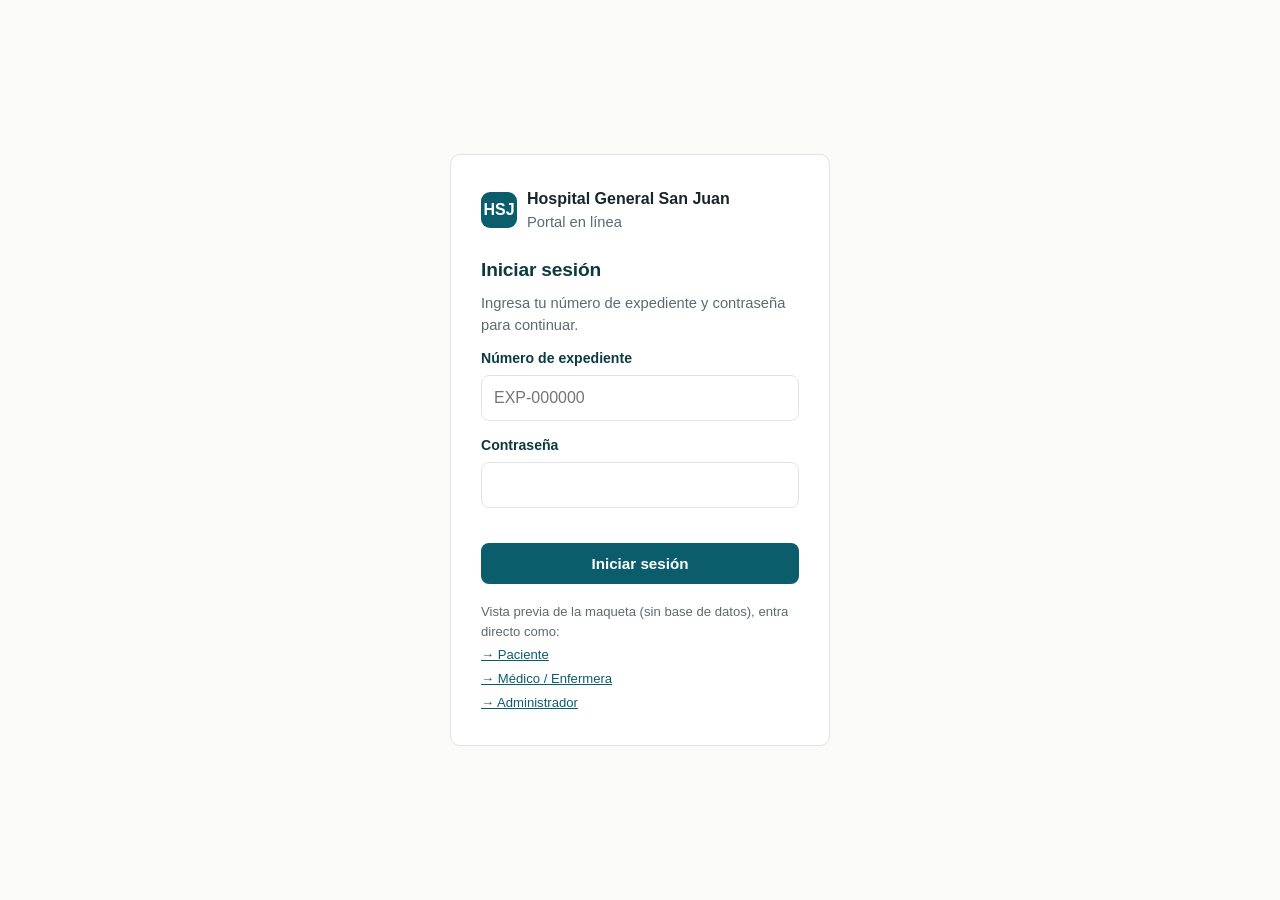
<file: index.html>
<!DOCTYPE html>
<html lang="es">
<head>
<meta charset="UTF-8">
<meta name="viewport" content="width=device-width, initial-scale=1.0">
<title>Iniciar sesión · Hospital General San Juan</title>
<link rel="stylesheet" href="./estilos.css">
<style>
  body.pantalla-login{ display:flex; align-items:center; justify-content:center; min-height:100vh; padding:24px; }
  .tarjeta-login{ width:100%; max-width:380px; background:#fff; border:1px solid var(--line); border-radius:var(--radius); padding:32px 30px; }
  .tarjeta-login .marca{ display:flex; align-items:center; gap:10px; margin-bottom:22px; }
  .tarjeta-login .marca .brand-mark{ width:36px;height:36px;border-radius:9px;background:var(--teal-700);color:#fff;display:flex;align-items:center;justify-content:center;font-weight:700; }
  .roles-demo{ margin-top:18px; font-size:.82rem; color:var(--ink-muted); }
  .roles-demo a{ display:block; margin-top:4px; }
</style>
</head>
<body class="pantalla-login">
  <main style="padding:0;">
    <div class="tarjeta-login">
      <div class="marca">
        <span class="brand-mark">HSJ</span>
        <div>
          <strong>Hospital General San Juan</strong>
          <div class="muted">Portal en línea</div>
        </div>
      </div>

      <h1 style="font-size:1.2rem;">Iniciar sesión</h1>
      <p class="muted">Ingresa tu número de expediente y contraseña para continuar.</p>

      <!-- RF-01: autenticación con roles. Maqueta sin backend: los enlaces de abajo simulan el acceso por rol -->
      <form class="ancho-completo" onsubmit="return false;">
        <div class="campo">
          <label for="expediente">Número de expediente</label>
          <input type="text" id="expediente" name="expediente" required placeholder="EXP-000000">
        </div>
        <div class="campo">
          <label for="password">Contraseña</label>
          <input type="password" id="password" name="password" required>
          <span class="error" id="error-login"></span>
        </div>
        <button type="submit" class="btn btn-primario" onclick="document.getElementById('error-login').textContent='';">Iniciar sesión</button>
      </form>

      <div class="roles-demo">
        Vista previa de la maqueta (sin base de datos), entra directo como:
        <a href="panel-paciente.html">→ Paciente</a>
        <a href="panel-medico.html">→ Médico / Enfermera</a>
        <a href="panel-admin.html">→ Administrador</a>
      </div>
    </div>
  </main>
</body>
</html>
</file>
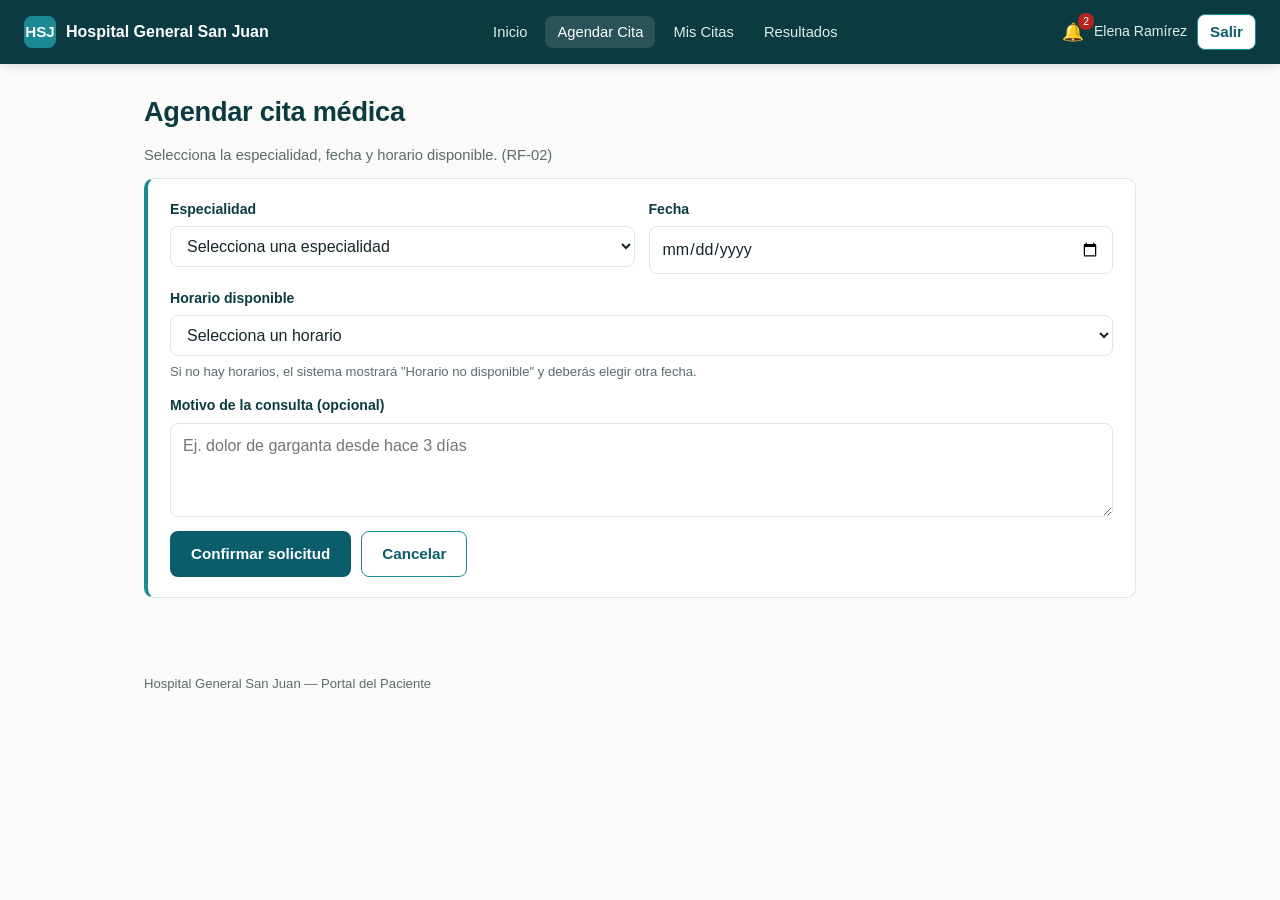
<file: agendar-cita.html>
<!DOCTYPE html>
<html lang="es">
<head>
<meta charset="UTF-8">
<meta name="viewport" content="width=device-width, initial-scale=1.0">
<title>Agendar Cita · Hospital General San Juan</title>
<link rel="stylesheet" href="./estilos.css">
</head>
<body>
<header class="app-header">
  <div class="brand"><span class="brand-mark">HSJ</span> Hospital General San Juan</div>
  <nav><ul>
    <li><a href="panel-paciente.html">Inicio</a></li>
    <li><a href="agendar-cita.html" class="activo">Agendar Cita</a></li>
    <li><a href="mis-citas.html">Mis Citas</a></li>
    <li><a href="ver-resultados.html">Resultados</a></li>
  </ul></nav>
  <div class="usuario">
    <a class="icono-noti" href="notificaciones.html" aria-label="Notificaciones">🔔<span class="badge">2</span></a>
    <span>Elena Ramírez</span>
    <a href="index.html" class="btn btn-secundario" style="padding:6px 12px;">Salir</a>
  </div>
</header>

<main>
  <h1>Agendar cita médica</h1>
  <p class="muted">Selecciona la especialidad, fecha y horario disponible. (RF-02)</p>

  <div class="panel">
    <!-- Formulario con validación nativa: required en todos los campos -->
    <form class="ancho-completo" onsubmit="return false;">
      <div class="fila-2">
        <div class="campo">
          <label for="especialidad">Especialidad</label>
          <select id="especialidad" name="especialidad" required>
            <option value="">Selecciona una especialidad</option>
            <option>Medicina General</option>
            <option>Pediatría</option>
            <option>Ginecología</option>
            <option>Traumatología</option>
          </select>
        </div>
        <div class="campo">
          <label for="fecha">Fecha</label>
          <input type="date" id="fecha" name="fecha" required>
        </div>
      </div>

      <div class="campo">
        <label for="horario">Horario disponible</label>
        <select id="horario" name="horario" required>
          <option value="">Selecciona un horario</option>
          <option>09:00 hrs</option>
          <option>10:30 hrs</option>
          <option>12:00 hrs</option>
          <option>16:00 hrs</option>
        </select>
        <span class="ayuda">Si no hay horarios, el sistema mostrará "Horario no disponible" y deberás elegir otra fecha.</span>
      </div>

      <div class="campo">
        <label for="motivo">Motivo de la consulta (opcional)</label>
        <textarea id="motivo" name="motivo" rows="3" placeholder="Ej. dolor de garganta desde hace 3 días"></textarea>
      </div>

      <div class="acciones">
        <a href="confirmacion-cita.html" class="btn btn-primario">Confirmar solicitud</a>
        <a href="panel-paciente.html" class="btn btn-secundario">Cancelar</a>
      </div>
    </form>
  </div>
</main>
<footer class="app-footer">Hospital General San Juan — Portal del Paciente</footer>
</body>
</html>
</file>
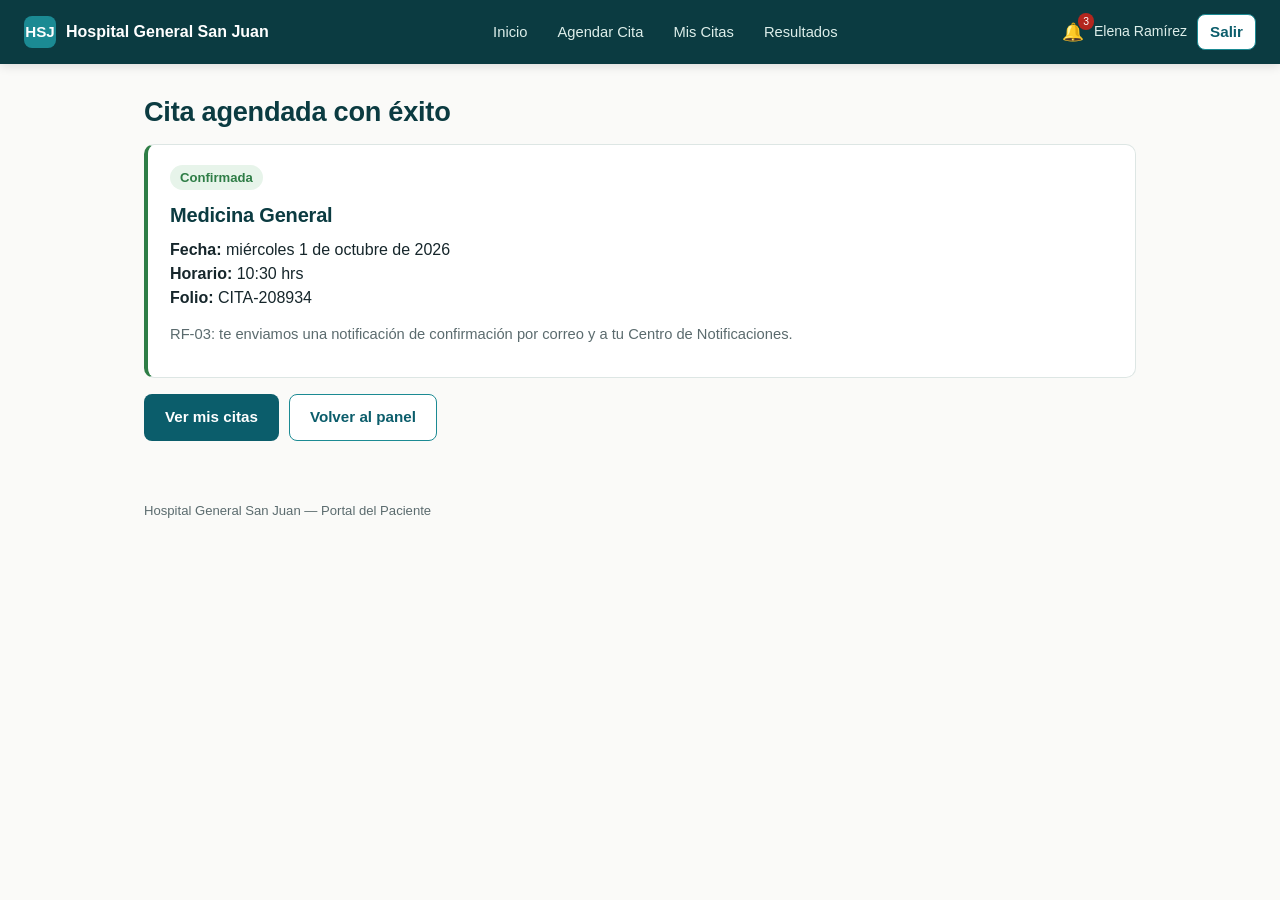
<file: confirmacion-cita.html>
<!DOCTYPE html>
<html lang="es">
<head>
<meta charset="UTF-8">
<meta name="viewport" content="width=device-width, initial-scale=1.0">
<title>Cita confirmada · Hospital General San Juan</title>
<link rel="stylesheet" href="./estilos.css">
</head>
<body>
<header class="app-header">
  <div class="brand"><span class="brand-mark">HSJ</span> Hospital General San Juan</div>
  <nav><ul>
    <li><a href="panel-paciente.html">Inicio</a></li>
    <li><a href="agendar-cita.html">Agendar Cita</a></li>
    <li><a href="mis-citas.html">Mis Citas</a></li>
    <li><a href="ver-resultados.html">Resultados</a></li>
  </ul></nav>
  <div class="usuario">
    <a class="icono-noti" href="notificaciones.html" aria-label="Notificaciones">🔔<span class="badge">3</span></a>
    <span>Elena Ramírez</span>
    <a href="index.html" class="btn btn-secundario" style="padding:6px 12px;">Salir</a>
  </div>
</header>

<main>
  <h1>Cita agendada con éxito</h1>

  <div class="panel acento-ok">
    <span class="estado estado-ok">Confirmada</span>
    <h2 style="margin-top:10px;">Medicina General</h2>
    <p><strong>Fecha:</strong> miércoles 1 de octubre de 2026<br>
       <strong>Horario:</strong> 10:30 hrs<br>
       <strong>Folio:</strong> CITA-208934</p>
    <p class="muted">RF-03: te enviamos una notificación de confirmación por correo y a tu Centro de Notificaciones.</p>
  </div>

  <div class="acciones">
    <a href="mis-citas.html" class="btn btn-primario">Ver mis citas</a>
    <a href="panel-paciente.html" class="btn btn-secundario">Volver al panel</a>
  </div>
</main>
<footer class="app-footer">Hospital General San Juan — Portal del Paciente</footer>
</body>
</html>
</file>
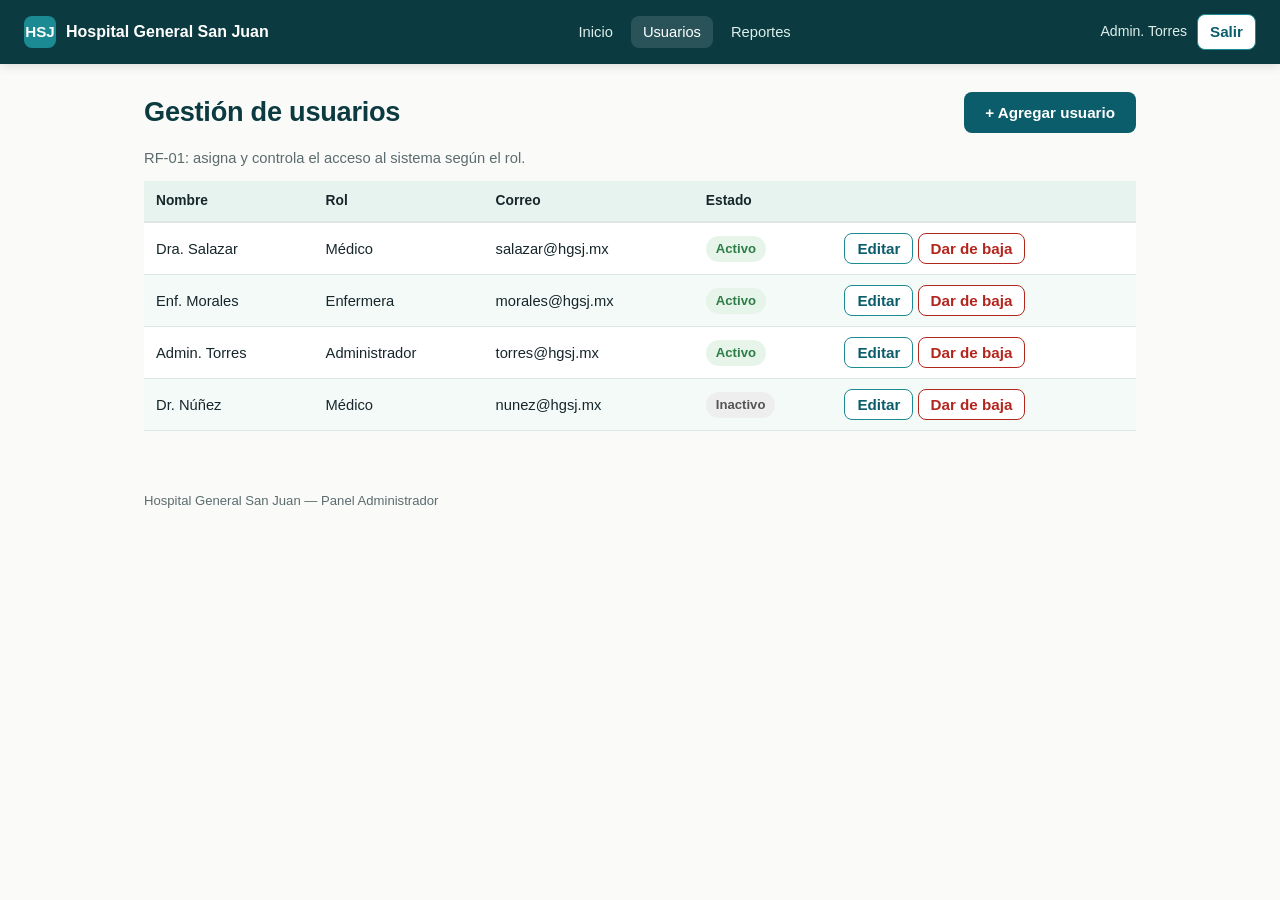
<file: gestion-usuarios.html>
<!DOCTYPE html>
<html lang="es">
<head>
<meta charset="UTF-8">
<meta name="viewport" content="width=device-width, initial-scale=1.0">
<title>Gestión de Usuarios · Hospital General San Juan</title>
<link rel="stylesheet" href="./estilos.css">
</head>
<body>
<header class="app-header">
  <div class="brand"><span class="brand-mark">HSJ</span> Hospital General San Juan</div>
  <nav><ul>
    <li><a href="panel-admin.html">Inicio</a></li>
    <li><a href="gestion-usuarios.html" class="activo">Usuarios</a></li>
    <li><a href="reportes.html">Reportes</a></li>
  </ul></nav>
  <div class="usuario">
    <span>Admin. Torres</span>
    <a href="index.html" class="btn btn-secundario" style="padding:6px 12px;">Salir</a>
  </div>
</header>

<main>
  <div class="acciones" style="justify-content:space-between; margin-bottom:14px;">
    <h1 style="margin:0;">Gestión de usuarios</h1>
    <button class="btn btn-primario">+ Agregar usuario</button>
  </div>
  <p class="muted">RF-01: asigna y controla el acceso al sistema según el rol.</p>

  <div class="tabla-scroll">
    <table>
      <thead>
        <tr><th>Nombre</th><th>Rol</th><th>Correo</th><th>Estado</th><th></th></tr>
      </thead>
      <tbody>
        <tr>
          <td>Dra. Salazar</td><td>Médico</td><td>salazar@hgsj.mx</td>
          <td><span class="estado estado-ok">Activo</span></td>
          <td><button class="btn btn-secundario" style="padding:6px 12px;">Editar</button> <button class="btn btn-peligro" style="padding:6px 12px;">Dar de baja</button></td>
        </tr>
        <tr>
          <td>Enf. Morales</td><td>Enfermera</td><td>morales@hgsj.mx</td>
          <td><span class="estado estado-ok">Activo</span></td>
          <td><button class="btn btn-secundario" style="padding:6px 12px;">Editar</button> <button class="btn btn-peligro" style="padding:6px 12px;">Dar de baja</button></td>
        </tr>
        <tr>
          <td>Admin. Torres</td><td>Administrador</td><td>torres@hgsj.mx</td>
          <td><span class="estado estado-ok">Activo</span></td>
          <td><button class="btn btn-secundario" style="padding:6px 12px;">Editar</button> <button class="btn btn-peligro" style="padding:6px 12px;">Dar de baja</button></td>
        </tr>
        <tr>
          <td>Dr. Núñez</td><td>Médico</td><td>nunez@hgsj.mx</td>
          <td><span class="estado" style="background:#EEE;color:#555;">Inactivo</span></td>
          <td><button class="btn btn-secundario" style="padding:6px 12px;">Editar</button> <button class="btn btn-peligro" style="padding:6px 12px;">Dar de baja</button></td>
        </tr>
      </tbody>
    </table>
  </div>
</main>
<footer class="app-footer">Hospital General San Juan — Panel Administrador</footer>
</body>
</html>
</file>
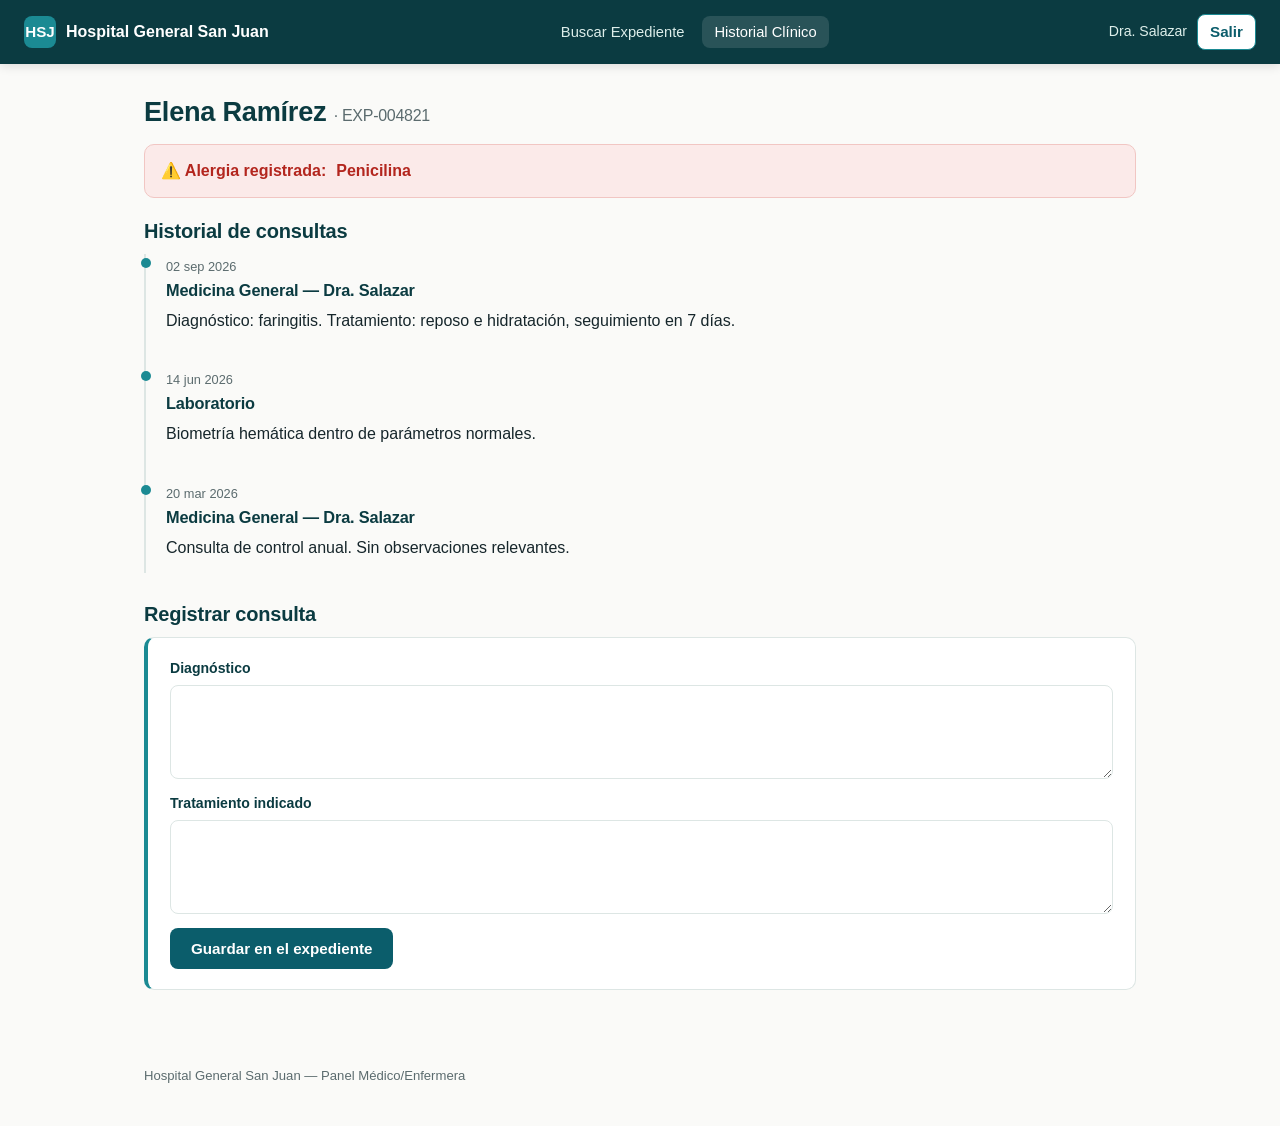
<file: historial-clinico.html>
<!DOCTYPE html>
<html lang="es">
<head>
<meta charset="UTF-8">
<meta name="viewport" content="width=device-width, initial-scale=1.0">
<title>Historial Clínico · Hospital General San Juan</title>
<link rel="stylesheet" href="./estilos.css">
</head>
<body>
<header class="app-header">
  <div class="brand"><span class="brand-mark">HSJ</span> Hospital General San Juan</div>
  <nav><ul>
    <li><a href="panel-medico.html">Buscar Expediente</a></li>
    <li><a href="historial-clinico.html" class="activo">Historial Clínico</a></li>
  </ul></nav>
  <div class="usuario">
    <span>Dra. Salazar</span>
    <a href="index.html" class="btn btn-secundario" style="padding:6px 12px;">Salir</a>
  </div>
</header>

<main>
  <h1>Elena Ramírez <span class="muted" style="font-weight:400;font-size:1rem;">· EXP-004821</span></h1>

  <!-- Alerta clínica siempre visible: RF-05 + RNF-04 (accesibilidad, no depende de scroll) -->
  <div class="alerta-alergia" role="alert">
    ⚠️ Alergia registrada: <strong>Penicilina</strong>
  </div>

  <h2>Historial de consultas</h2>
  <div class="linea-tiempo">
    <div class="evento">
      <time>02 sep 2026</time>
      <h3>Medicina General — Dra. Salazar</h3>
      <p>Diagnóstico: faringitis. Tratamiento: reposo e hidratación, seguimiento en 7 días.</p>
    </div>
    <div class="evento">
      <time>14 jun 2026</time>
      <h3>Laboratorio</h3>
      <p>Biometría hemática dentro de parámetros normales.</p>
    </div>
    <div class="evento">
      <time>20 mar 2026</time>
      <h3>Medicina General — Dra. Salazar</h3>
      <p>Consulta de control anual. Sin observaciones relevantes.</p>
    </div>
  </div>

  <h2 style="margin-top:26px;">Registrar consulta</h2>
  <div class="panel">
    <form class="ancho-completo" onsubmit="return false;">
      <div class="campo">
        <label for="diagnostico">Diagnóstico</label>
        <textarea id="diagnostico" name="diagnostico" rows="3" required></textarea>
      </div>
      <div class="campo">
        <label for="tratamiento">Tratamiento indicado</label>
        <textarea id="tratamiento" name="tratamiento" rows="3" required></textarea>
      </div>
      <div class="acciones">
        <button class="btn btn-primario" type="submit">Guardar en el expediente</button>
      </div>
    </form>
  </div>
</main>
<footer class="app-footer">Hospital General San Juan — Panel Médico/Enfermera</footer>
</body>
</html>
</file>
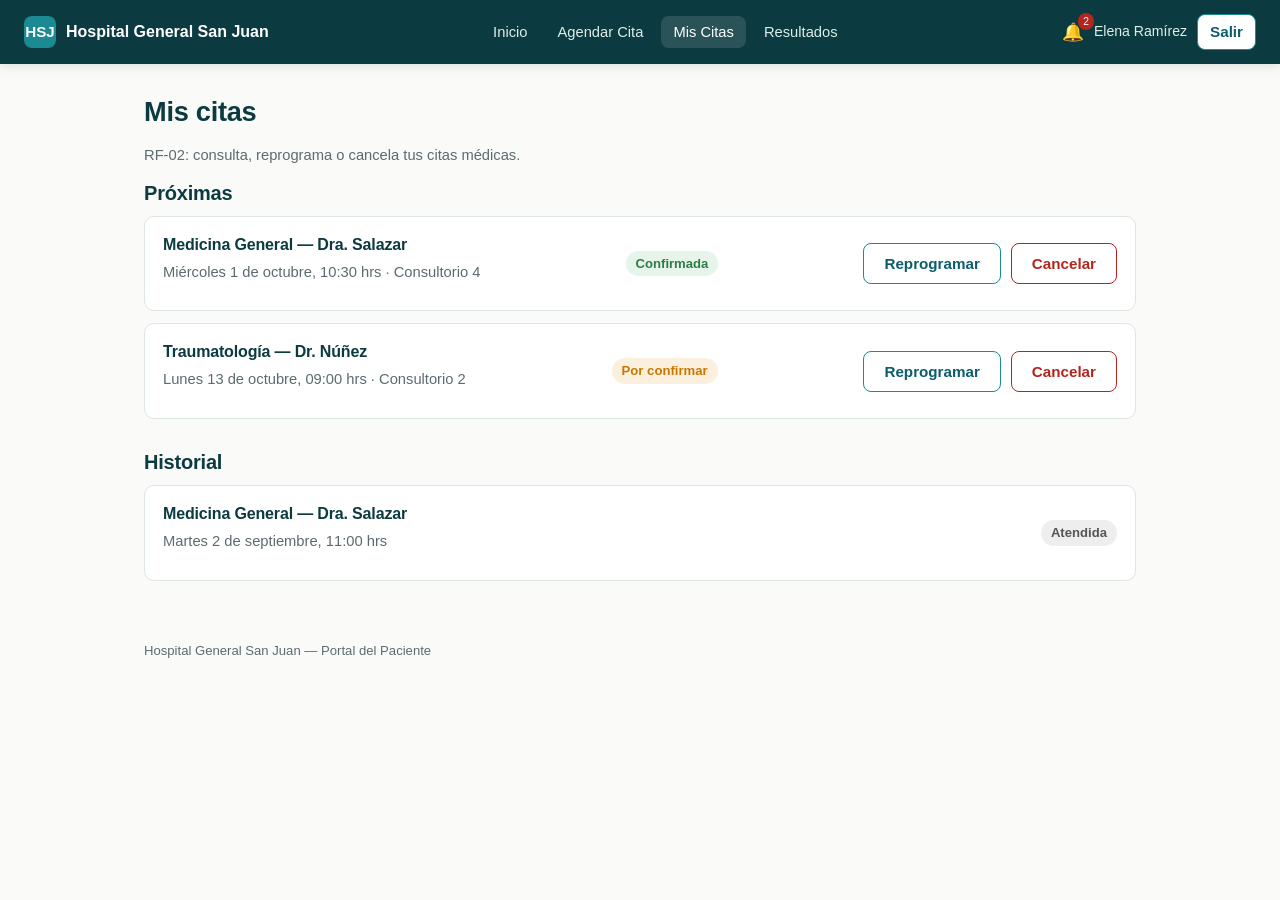
<file: mis-citas.html>
<!DOCTYPE html>
<html lang="es">
<head>
<meta charset="UTF-8">
<meta name="viewport" content="width=device-width, initial-scale=1.0">
<title>Mis Citas · Hospital General San Juan</title>
<link rel="stylesheet" href="./estilos.css">
</head>
<body>
<header class="app-header">
  <div class="brand"><span class="brand-mark">HSJ</span> Hospital General San Juan</div>
  <nav><ul>
    <li><a href="panel-paciente.html">Inicio</a></li>
    <li><a href="agendar-cita.html">Agendar Cita</a></li>
    <li><a href="mis-citas.html" class="activo">Mis Citas</a></li>
    <li><a href="ver-resultados.html">Resultados</a></li>
  </ul></nav>
  <div class="usuario">
    <a class="icono-noti" href="notificaciones.html" aria-label="Notificaciones">🔔<span class="badge">2</span></a>
    <span>Elena Ramírez</span>
    <a href="index.html" class="btn btn-secundario" style="padding:6px 12px;">Salir</a>
  </div>
</header>

<main>
  <h1>Mis citas</h1>
  <p class="muted">RF-02: consulta, reprograma o cancela tus citas médicas.</p>

  <h2>Próximas</h2>
  <div class="lista-tarjetas">
    <div class="tarjeta-item">
      <div class="info">
        <h3>Medicina General — Dra. Salazar</h3>
        <p class="muted">Miércoles 1 de octubre, 10:30 hrs · Consultorio 4</p>
      </div>
      <span class="estado estado-ok">Confirmada</span>
      <div class="acciones">
        <button class="btn btn-secundario">Reprogramar</button>
        <button class="btn btn-peligro">Cancelar</button>
      </div>
    </div>
    <div class="tarjeta-item">
      <div class="info">
        <h3>Traumatología — Dr. Núñez</h3>
        <p class="muted">Lunes 13 de octubre, 09:00 hrs · Consultorio 2</p>
      </div>
      <span class="estado estado-warn">Por confirmar</span>
      <div class="acciones">
        <button class="btn btn-secundario">Reprogramar</button>
        <button class="btn btn-peligro">Cancelar</button>
      </div>
    </div>
  </div>

  <h2 style="margin-top:28px;">Historial</h2>
  <div class="lista-tarjetas">
    <div class="tarjeta-item">
      <div class="info">
        <h3>Medicina General — Dra. Salazar</h3>
        <p class="muted">Martes 2 de septiembre, 11:00 hrs</p>
      </div>
      <span class="estado" style="background:#EEE;color:#555;">Atendida</span>
    </div>
  </div>
</main>
<footer class="app-footer">Hospital General San Juan — Portal del Paciente</footer>
</body>
</html>
</file>
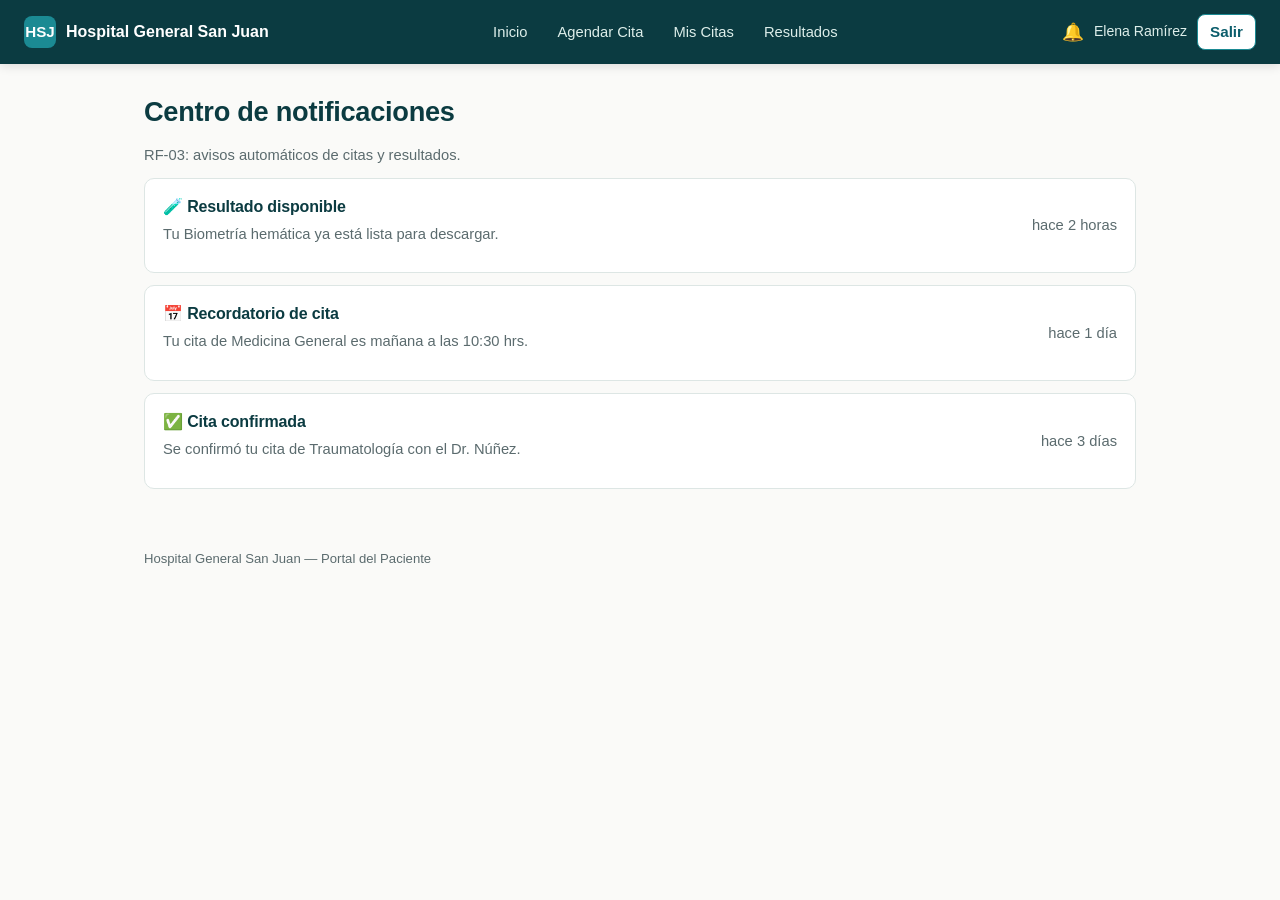
<file: notificaciones.html>
<!DOCTYPE html>
<html lang="es">
<head>
<meta charset="UTF-8">
<meta name="viewport" content="width=device-width, initial-scale=1.0">
<title>Notificaciones · Hospital General San Juan</title>
<link rel="stylesheet" href="./estilos.css">
</head>
<body>
<header class="app-header">
  <div class="brand"><span class="brand-mark">HSJ</span> Hospital General San Juan</div>
  <nav><ul>
    <li><a href="panel-paciente.html">Inicio</a></li>
    <li><a href="agendar-cita.html">Agendar Cita</a></li>
    <li><a href="mis-citas.html">Mis Citas</a></li>
    <li><a href="ver-resultados.html">Resultados</a></li>
  </ul></nav>
  <div class="usuario">
    <a class="icono-noti" href="notificaciones.html" aria-label="Notificaciones">🔔</a>
    <span>Elena Ramírez</span>
    <a href="index.html" class="btn btn-secundario" style="padding:6px 12px;">Salir</a>
  </div>
</header>

<main>
  <h1>Centro de notificaciones</h1>
  <p class="muted">RF-03: avisos automáticos de citas y resultados.</p>

  <div class="lista-tarjetas">
    <div class="tarjeta-item">
      <div class="info">
        <h3>🧪 Resultado disponible</h3>
        <p class="muted">Tu Biometría hemática ya está lista para descargar.</p>
      </div>
      <span class="muted">hace 2 horas</span>
    </div>
    <div class="tarjeta-item">
      <div class="info">
        <h3>📅 Recordatorio de cita</h3>
        <p class="muted">Tu cita de Medicina General es mañana a las 10:30 hrs.</p>
      </div>
      <span class="muted">hace 1 día</span>
    </div>
    <div class="tarjeta-item">
      <div class="info">
        <h3>✅ Cita confirmada</h3>
        <p class="muted">Se confirmó tu cita de Traumatología con el Dr. Núñez.</p>
      </div>
      <span class="muted">hace 3 días</span>
    </div>
  </div>
</main>
<footer class="app-footer">Hospital General San Juan — Portal del Paciente</footer>
</body>
</html>
</file>
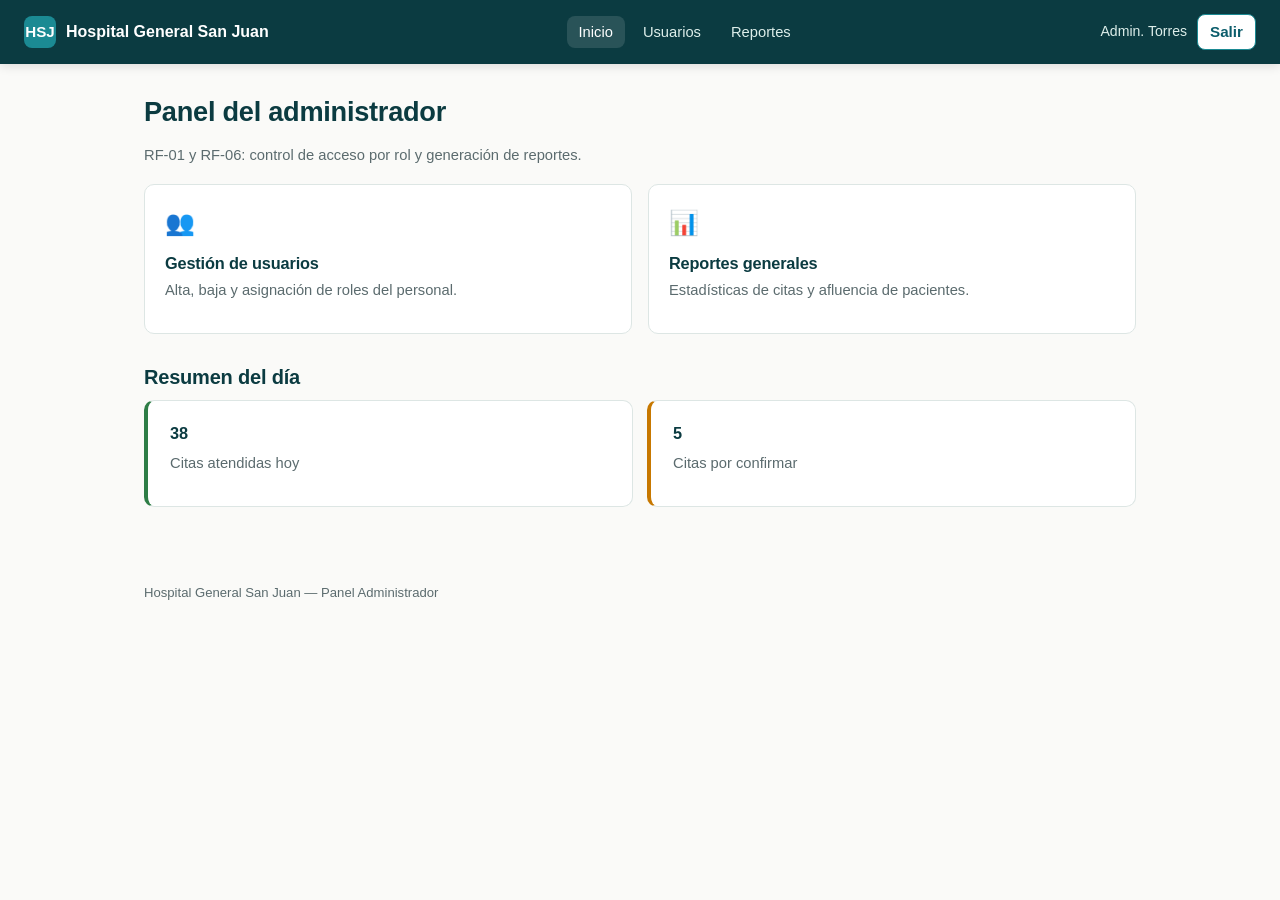
<file: panel-admin.html>
<!DOCTYPE html>
<html lang="es">
<head>
<meta charset="UTF-8">
<meta name="viewport" content="width=device-width, initial-scale=1.0">
<title>Panel Administrador · Hospital General San Juan</title>
<link rel="stylesheet" href="./estilos.css">
</head>
<body>
<header class="app-header">
  <div class="brand"><span class="brand-mark">HSJ</span> Hospital General San Juan</div>
  <nav><ul>
    <li><a href="panel-admin.html" class="activo">Inicio</a></li>
    <li><a href="gestion-usuarios.html">Usuarios</a></li>
    <li><a href="reportes.html">Reportes</a></li>
  </ul></nav>
  <div class="usuario">
    <span>Admin. Torres</span>
    <a href="index.html" class="btn btn-secundario" style="padding:6px 12px;">Salir</a>
  </div>
</header>

<main>
  <h1>Panel del administrador</h1>
  <p class="muted">RF-01 y RF-06: control de acceso por rol y generación de reportes.</p>

  <section class="grid-accesos" aria-label="Accesos rápidos">
    <a class="acceso" href="gestion-usuarios.html">
      <span class="icono">👥</span>
      <h3>Gestión de usuarios</h3>
      <p class="muted">Alta, baja y asignación de roles del personal.</p>
    </a>
    <a class="acceso" href="reportes.html">
      <span class="icono">📊</span>
      <h3>Reportes generales</h3>
      <p class="muted">Estadísticas de citas y afluencia de pacientes.</p>
    </a>
  </section>

  <h2>Resumen del día</h2>
  <div class="fila-2" style="max-width:none;">
    <div class="panel acento-ok"><h3>38</h3><p class="muted">Citas atendidas hoy</p></div>
    <div class="panel acento-warn"><h3>5</h3><p class="muted">Citas por confirmar</p></div>
  </div>
</main>
<footer class="app-footer">Hospital General San Juan — Panel Administrador</footer>
</body>
</html>
</file>
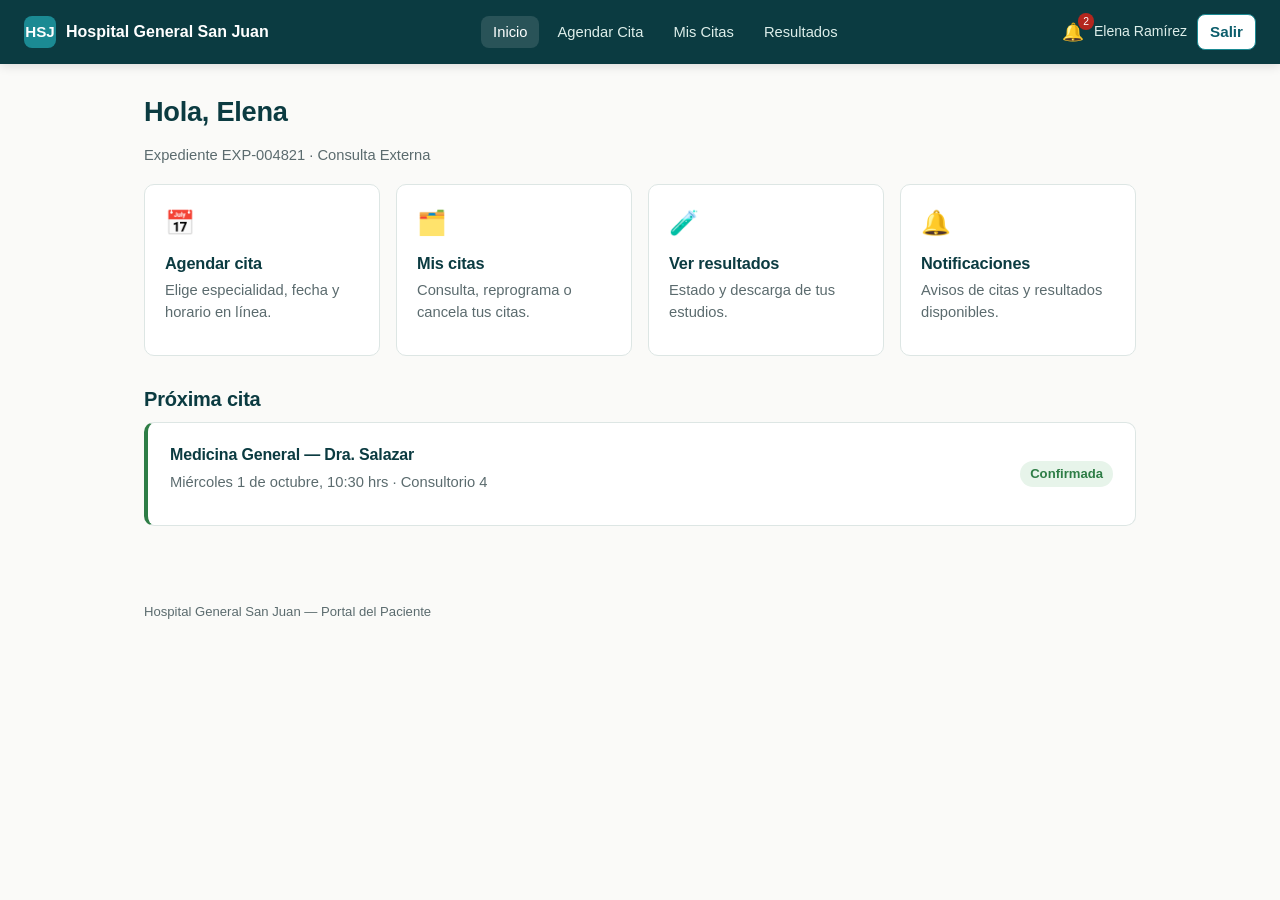
<file: panel-paciente.html>
<!DOCTYPE html>
<html lang="es">
<head>
<meta charset="UTF-8">
<meta name="viewport" content="width=device-width, initial-scale=1.0">
<title>Panel del Paciente · Hospital General San Juan</title>
<link rel="stylesheet" href="./estilos.css">
</head>
<body>
<header class="app-header">
  <div class="brand"><span class="brand-mark">HSJ</span> Hospital General San Juan</div>
  <nav><ul>
    <li><a href="panel-paciente.html" class="activo">Inicio</a></li>
    <li><a href="agendar-cita.html">Agendar Cita</a></li>
    <li><a href="mis-citas.html">Mis Citas</a></li>
    <li><a href="ver-resultados.html">Resultados</a></li>
  </ul></nav>
  <div class="usuario">
    <a class="icono-noti" href="notificaciones.html" aria-label="Notificaciones">🔔<span class="badge">2</span></a>
    <span>Elena Ramírez</span>
    <a href="index.html" class="btn btn-secundario" style="padding:6px 12px;">Salir</a>
  </div>
</header>

<main>
  <h1>Hola, Elena</h1>
  <p class="muted">Expediente EXP-004821 · Consulta Externa</p>

  <!-- RF-02, RF-03, RF-04: accesos principales del rol Paciente -->
  <section class="grid-accesos" aria-label="Accesos rápidos">
    <a class="acceso" href="agendar-cita.html">
      <span class="icono">📅</span>
      <h3>Agendar cita</h3>
      <p class="muted">Elige especialidad, fecha y horario en línea.</p>
    </a>
    <a class="acceso" href="mis-citas.html">
      <span class="icono">🗂️</span>
      <h3>Mis citas</h3>
      <p class="muted">Consulta, reprograma o cancela tus citas.</p>
    </a>
    <a class="acceso" href="ver-resultados.html">
      <span class="icono">🧪</span>
      <h3>Ver resultados</h3>
      <p class="muted">Estado y descarga de tus estudios.</p>
    </a>
    <a class="acceso" href="notificaciones.html">
      <span class="icono">🔔</span>
      <h3>Notificaciones</h3>
      <p class="muted">Avisos de citas y resultados disponibles.</p>
    </a>
  </section>

  <h2>Próxima cita</h2>
  <div class="panel acento-ok">
    <div class="tarjeta-item" style="border:0; padding:0;">
      <div class="info">
        <h3>Medicina General — Dra. Salazar</h3>
        <p class="muted">Miércoles 1 de octubre, 10:30 hrs · Consultorio 4</p>
      </div>
      <span class="estado estado-ok">Confirmada</span>
    </div>
  </div>
</main>
<footer class="app-footer">Hospital General San Juan — Portal del Paciente</footer>
</body>
</html>
</file>
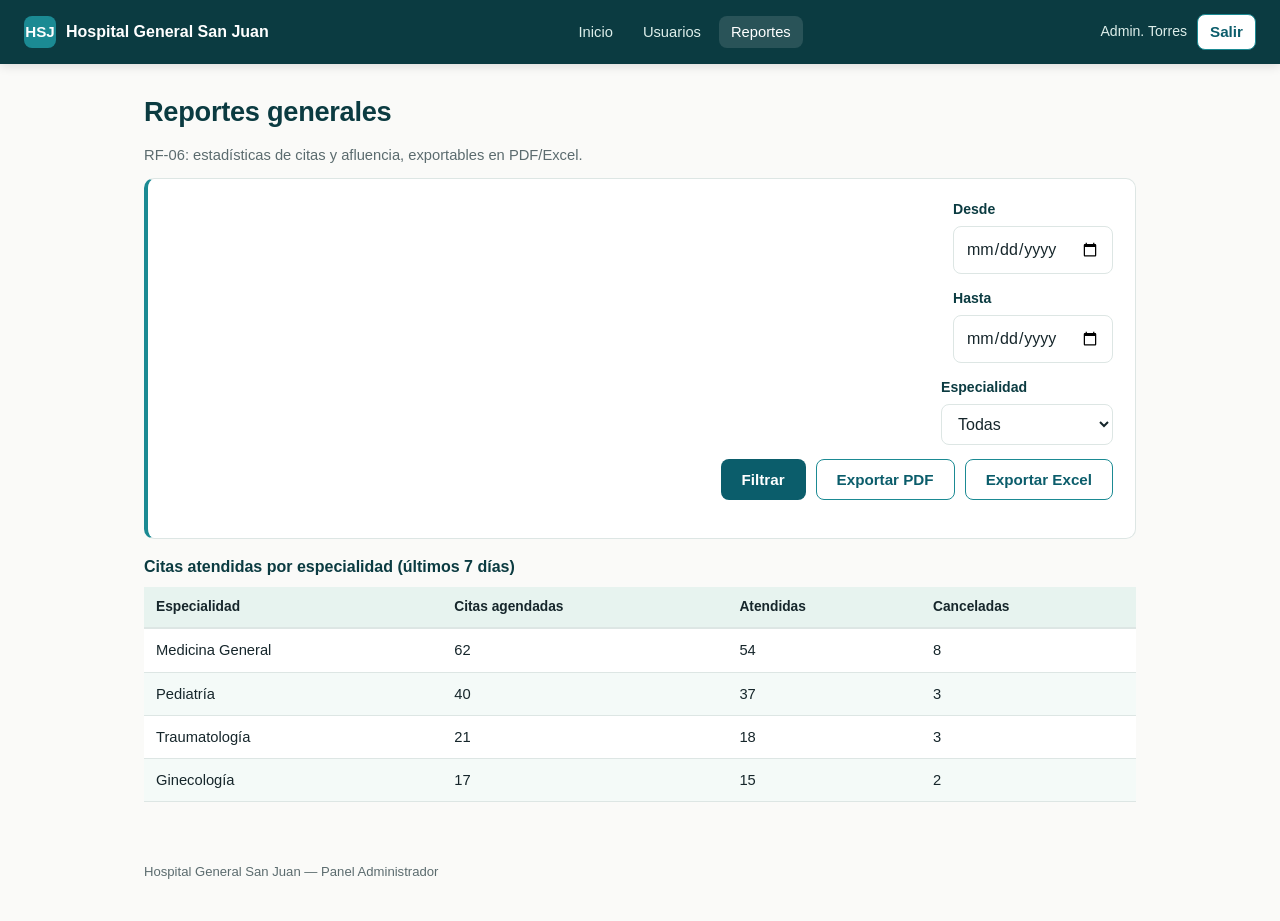
<file: reportes.html>
<!DOCTYPE html>
<html lang="es">
<head>
<meta charset="UTF-8">
<meta name="viewport" content="width=device-width, initial-scale=1.0">
<title>Reportes Generales · Hospital General San Juan</title>
<link rel="stylesheet" href="./estilos.css">
</head>
<body>
<header class="app-header">
  <div class="brand"><span class="brand-mark">HSJ</span> Hospital General San Juan</div>
  <nav><ul>
    <li><a href="panel-admin.html">Inicio</a></li>
    <li><a href="gestion-usuarios.html">Usuarios</a></li>
    <li><a href="reportes.html" class="activo">Reportes</a></li>
  </ul></nav>
  <div class="usuario">
    <span>Admin. Torres</span>
    <a href="index.html" class="btn btn-secundario" style="padding:6px 12px;">Salir</a>
  </div>
</header>

<main>
  <h1>Reportes generales</h1>
  <p class="muted">RF-06: estadísticas de citas y afluencia, exportables en PDF/Excel.</p>

  <div class="panel">
    <form class="ancho-completo filtros" onsubmit="return false;">
      <div class="campo">
        <label for="desde">Desde</label>
        <input type="date" id="desde" name="desde">
      </div>
      <div class="campo">
        <label for="hasta">Hasta</label>
        <input type="date" id="hasta" name="hasta">
      </div>
      <div class="campo">
        <label for="especialidad-rep">Especialidad</label>
        <select id="especialidad-rep" name="especialidad">
          <option value="">Todas</option>
          <option>Medicina General</option>
          <option>Pediatría</option>
          <option>Traumatología</option>
        </select>
      </div>
      <div class="acciones">
        <button class="btn btn-primario" type="submit">Filtrar</button>
        <button class="btn btn-secundario" type="button">Exportar PDF</button>
        <button class="btn btn-secundario" type="button">Exportar Excel</button>
      </div>
    </form>
  </div>

  <div class="tabla-scroll">
    <table>
      <caption>Citas atendidas por especialidad (últimos 7 días)</caption>
      <thead>
        <tr><th>Especialidad</th><th>Citas agendadas</th><th>Atendidas</th><th>Canceladas</th></tr>
      </thead>
      <tbody>
        <tr><td>Medicina General</td><td>62</td><td>54</td><td>8</td></tr>
        <tr><td>Pediatría</td><td>40</td><td>37</td><td>3</td></tr>
        <tr><td>Traumatología</td><td>21</td><td>18</td><td>3</td></tr>
        <tr><td>Ginecología</td><td>17</td><td>15</td><td>2</td></tr>
      </tbody>
    </table>
  </div>
</main>
<footer class="app-footer">Hospital General San Juan — Panel Administrador</footer>
</body>
</html>
</file>
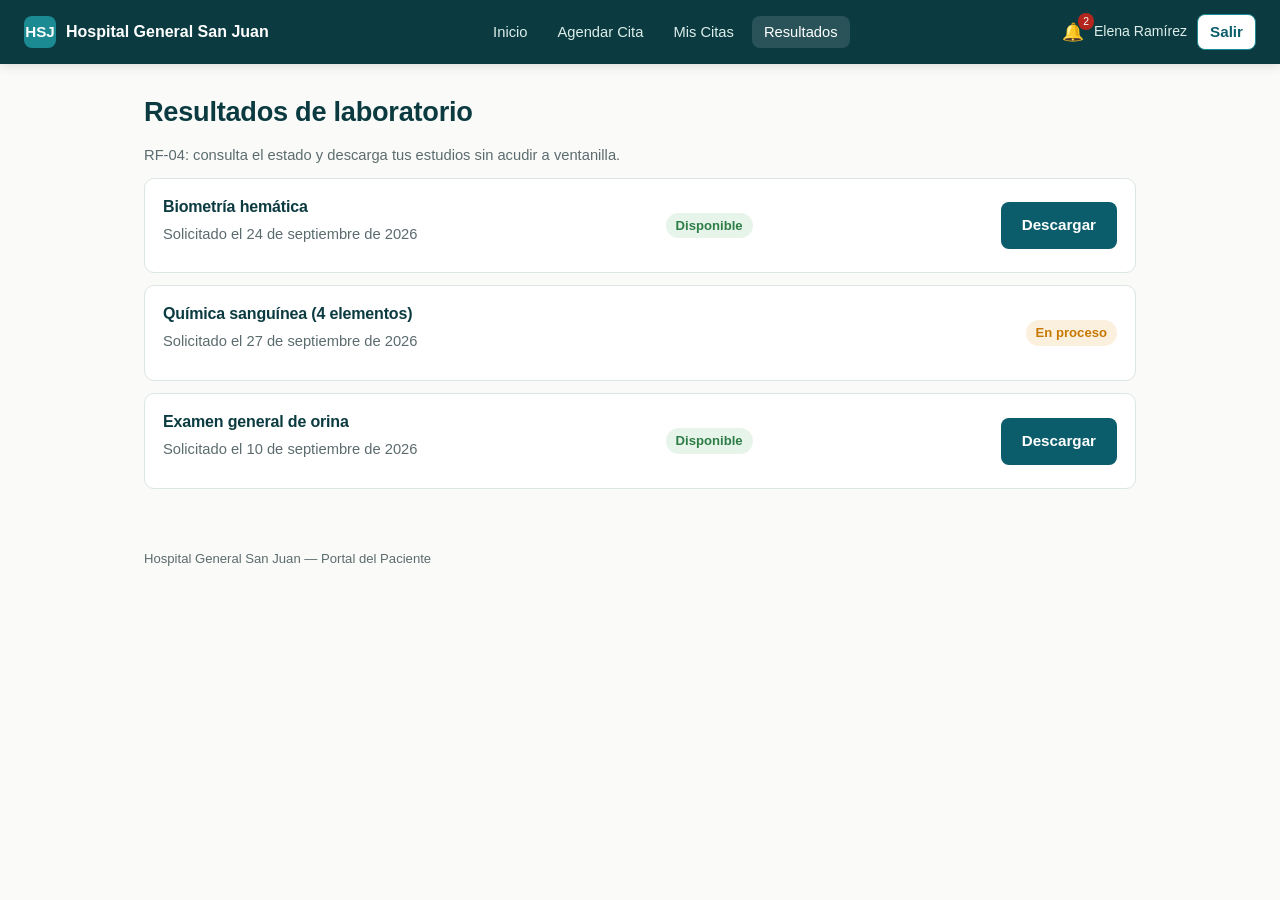
<file: ver-resultados.html>
<!DOCTYPE html>
<html lang="es">
<head>
<meta charset="UTF-8">
<meta name="viewport" content="width=device-width, initial-scale=1.0">
<title>Resultados de Laboratorio · Hospital General San Juan</title>
<link rel="stylesheet" href="./estilos.css">
</head>
<body>
<header class="app-header">
  <div class="brand"><span class="brand-mark">HSJ</span> Hospital General San Juan</div>
  <nav><ul>
    <li><a href="panel-paciente.html">Inicio</a></li>
    <li><a href="agendar-cita.html">Agendar Cita</a></li>
    <li><a href="mis-citas.html">Mis Citas</a></li>
    <li><a href="ver-resultados.html" class="activo">Resultados</a></li>
  </ul></nav>
  <div class="usuario">
    <a class="icono-noti" href="notificaciones.html" aria-label="Notificaciones">🔔<span class="badge">2</span></a>
    <span>Elena Ramírez</span>
    <a href="index.html" class="btn btn-secundario" style="padding:6px 12px;">Salir</a>
  </div>
</header>

<main>
  <h1>Resultados de laboratorio</h1>
  <p class="muted">RF-04: consulta el estado y descarga tus estudios sin acudir a ventanilla.</p>

  <div class="lista-tarjetas">
    <div class="tarjeta-item">
      <div class="info">
        <h3>Biometría hemática</h3>
        <p class="muted">Solicitado el 24 de septiembre de 2026</p>
      </div>
      <span class="estado estado-ok">Disponible</span>
      <a href="#" class="btn btn-primario">Descargar</a>
    </div>
    <div class="tarjeta-item">
      <div class="info">
        <h3>Química sanguínea (4 elementos)</h3>
        <p class="muted">Solicitado el 27 de septiembre de 2026</p>
      </div>
      <span class="estado estado-warn">En proceso</span>
    </div>
    <div class="tarjeta-item">
      <div class="info">
        <h3>Examen general de orina</h3>
        <p class="muted">Solicitado el 10 de septiembre de 2026</p>
      </div>
      <span class="estado estado-ok">Disponible</span>
      <a href="#" class="btn btn-primario">Descargar</a>
    </div>
  </div>
</main>
<footer class="app-footer">Hospital General San Juan — Portal del Paciente</footer>
</body>
</html>
</file>
<file: estilos.css>
/* ============================================================
   Sistema Web de Gestión Hospitalaria — Hospital General San Juan
   Hoja de estilos general (maquetación con CSS3: box model,
   Flexbox/Grid, responsive design)
   ============================================================ */

:root{
  --teal-900:#0B3B41;
  --teal-700:#0B5D6B;
  --teal-500:#1B8A93;
  --mint-100:#E7F3EF;
  --mint-050:#F4FAF8;
  --ink:#16262B;
  --ink-muted:#5B6B6E;
  --paper:#FAFAF8;
  --line:#DDE6E4;
  --ok:#2E7D46;
  --ok-bg:#E7F4EA;
  --warn:#C77800;
  --warn-bg:#FBF0DD;
  --danger:#B3261E;
  --danger-bg:#FBEAE9;
  --radius:10px;
  --header-h:64px;
}

*{ box-sizing:border-box; }
html{ scroll-behavior:smooth; }
body{
  margin:0;
  font-family:-apple-system,"Segoe UI",Roboto,Helvetica,Arial,sans-serif;
  background:var(--paper);
  color:var(--ink);
  line-height:1.5;
}
h1,h2,h3{ font-weight:700; letter-spacing:-0.01em; margin:0 0 .4em; color:var(--teal-900); }
h1{ font-size:1.7rem; }
h2{ font-size:1.25rem; }
h3{ font-size:1.02rem; }
p{ margin:0 0 .8em; }
a{ color:var(--teal-700); }
.muted{ color:var(--ink-muted); font-size:.92rem; }

/* -------- Encabezado fijo (header + nav) -------- */
header.app-header{
  position:fixed; top:0; left:0; right:0; height:var(--header-h);
  background:var(--teal-900); color:#fff;
  display:flex; align-items:center; justify-content:space-between;
  padding:0 24px; z-index:1000; box-shadow:0 2px 10px rgba(0,0,0,.12);
}
.app-header .brand{ display:flex; align-items:center; gap:10px; font-weight:700; }
.app-header .brand-mark{
  width:32px;height:32px;border-radius:8px;background:var(--teal-500);
  display:flex;align-items:center;justify-content:center;font-size:.95rem;
}
.app-header nav ul{ list-style:none; display:flex; gap:6px; margin:0; padding:0; }
.app-header nav a{
  color:#DDEEEA; text-decoration:none; font-size:.92rem;
  padding:8px 12px; border-radius:8px; transition:background .2s,color .2s;
}
.app-header nav a:hover, .app-header nav a.activo{ background:rgba(255,255,255,.12); color:#fff; }
.app-header .usuario{ display:flex; align-items:center; gap:10px; font-size:.88rem; color:#DDEEEA; }
.icono-noti{ position:relative; text-decoration:none; color:#fff; font-size:1.1rem; }
.icono-noti .badge{
  position:absolute; top:-6px; right:-10px; background:var(--danger);
  color:#fff; font-size:.65rem; border-radius:99px; padding:1px 5px;
}
.menu-toggle{ display:none; background:none; border:0; color:#fff; font-size:1.3rem; cursor:pointer; }

main{ max-width:1040px; margin:0 auto; padding:calc(var(--header-h) + 28px) 24px 60px; }

/* -------- Tarjeta con acento (evita el kit genérico de sombra pareja) -------- */
.panel{
  background:#fff; border:1px solid var(--line); border-left:4px solid var(--teal-500);
  border-radius:var(--radius); padding:20px 22px; margin-bottom:16px;
}
.panel.acento-ok{ border-left-color:var(--ok); }
.panel.acento-warn{ border-left-color:var(--warn); }
.panel.acento-danger{ border-left-color:var(--danger); }

/* -------- Grid de accesos rápidos (Flexbox/Grid + responsive) -------- */
.grid-accesos{
  display:grid; grid-template-columns:repeat(auto-fit,minmax(220px,1fr)); gap:16px;
  margin:18px 0 28px;
}
.acceso{
  display:block; text-decoration:none; color:var(--ink);
  background:#fff; border:1px solid var(--line); border-radius:var(--radius);
  padding:20px; transition:border-color .2s, transform .15s;
}
.acceso:hover{ border-color:var(--teal-500); transform:translateY(-2px); }
.acceso .icono{ font-size:1.5rem; }
.acceso h3{ margin:10px 0 4px; }

/* -------- Formularios -------- */
form{ display:flex; flex-direction:column; gap:14px; max-width:460px; }
form.ancho-completo{ max-width:none; }
.campo{ display:flex; flex-direction:column; gap:6px; }
.fila-2{ display:grid; grid-template-columns:1fr 1fr; gap:14px; }
label{ font-size:.88rem; font-weight:600; color:var(--teal-900); }
input, select, textarea{
  font:inherit; padding:10px 12px; border:1px solid var(--line); border-radius:8px;
  background:#fff; color:var(--ink);
}
input:focus, select:focus, textarea:focus{
  outline:2px solid var(--teal-500); outline-offset:1px; border-color:var(--teal-500);
}
.error{ color:var(--danger); font-size:.85rem; min-height:1.1em; }
.ayuda{ font-size:.82rem; color:var(--ink-muted); }

.btn{
  display:inline-flex; align-items:center; justify-content:center; gap:8px;
  padding:11px 20px; border-radius:8px; border:1px solid transparent;
  font-size:.95rem; font-weight:600; cursor:pointer; text-decoration:none;
}
.btn-primario{ background:var(--teal-700); color:#fff; }
.btn-primario:hover{ background:var(--teal-900); }
.btn-secundario{ background:#fff; color:var(--teal-700); border-color:var(--teal-500); }
.btn-secundario:hover{ background:var(--mint-100); }
.btn-peligro{ background:#fff; color:var(--danger); border-color:var(--danger); }
.btn-peligro:hover{ background:var(--danger-bg); }
.acciones{ display:flex; gap:10px; flex-wrap:wrap; }

/* -------- Estados / etiquetas -------- */
.estado{ display:inline-flex; align-items:center; gap:6px; font-size:.82rem; font-weight:600; padding:3px 10px; border-radius:99px; }
.estado-ok{ background:var(--ok-bg); color:var(--ok); }
.estado-warn{ background:var(--warn-bg); color:var(--warn); }
.estado-danger{ background:var(--danger-bg); color:var(--danger); }

/* -------- Listas de tarjetas (citas, resultados, notificaciones) -------- */
.lista-tarjetas{ display:flex; flex-direction:column; gap:12px; }
.tarjeta-item{
  display:flex; justify-content:space-between; align-items:center; gap:16px; flex-wrap:wrap;
  background:#fff; border:1px solid var(--line); border-radius:var(--radius); padding:16px 18px;
}
.tarjeta-item .info h3{ margin:0 0 4px; font-size:1rem; }

/* -------- Tablas -------- */
table{ width:100%; border-collapse:collapse; background:#fff; }
caption{ text-align:left; font-weight:700; color:var(--teal-900); margin-bottom:8px; }
thead th{ background:var(--mint-100); text-align:left; padding:10px 12px; border-bottom:2px solid var(--line); font-size:.86rem; }
tbody td{ padding:10px 12px; border-bottom:1px solid var(--line); font-size:.92rem; }
tbody tr:nth-child(even){ background:var(--mint-050); }
.tabla-scroll{ overflow-x:auto; }

/* -------- Filtros de reportes -------- */
.filtros{ display:flex; gap:14px; flex-wrap:wrap; align-items:flex-end; margin-bottom:18px; }
.filtros .campo{ min-width:160px; }

/* -------- Alerta clínica fija (alergias) -------- */
.alerta-alergia{
  display:flex; gap:10px; align-items:flex-start; background:var(--danger-bg);
  border:1px solid #F1C6C3; color:var(--danger); border-radius:var(--radius);
  padding:14px 16px; margin-bottom:18px; font-weight:600;
}

/* -------- Línea de tiempo (historial clínico) -------- */
.linea-tiempo{ border-left:2px solid var(--line); padding-left:20px; display:flex; flex-direction:column; gap:22px; }
.linea-tiempo .evento{ position:relative; }
.linea-tiempo .evento::before{
  content:""; position:absolute; left:-25px; top:4px; width:10px; height:10px;
  border-radius:50%; background:var(--teal-500);
}
.linea-tiempo time{ font-size:.8rem; color:var(--ink-muted); }

footer.app-footer{
  max-width:1040px; margin:0 auto; padding:0 24px 40px; color:var(--ink-muted); font-size:.82rem;
}

/* -------- Responsive -------- */
@media (max-width:760px){
  .app-header nav{ display:none; }
  .menu-toggle{ display:block; }
  .fila-2{ grid-template-columns:1fr; }
  .tarjeta-item{ flex-direction:column; align-items:flex-start; }
}
</file>
